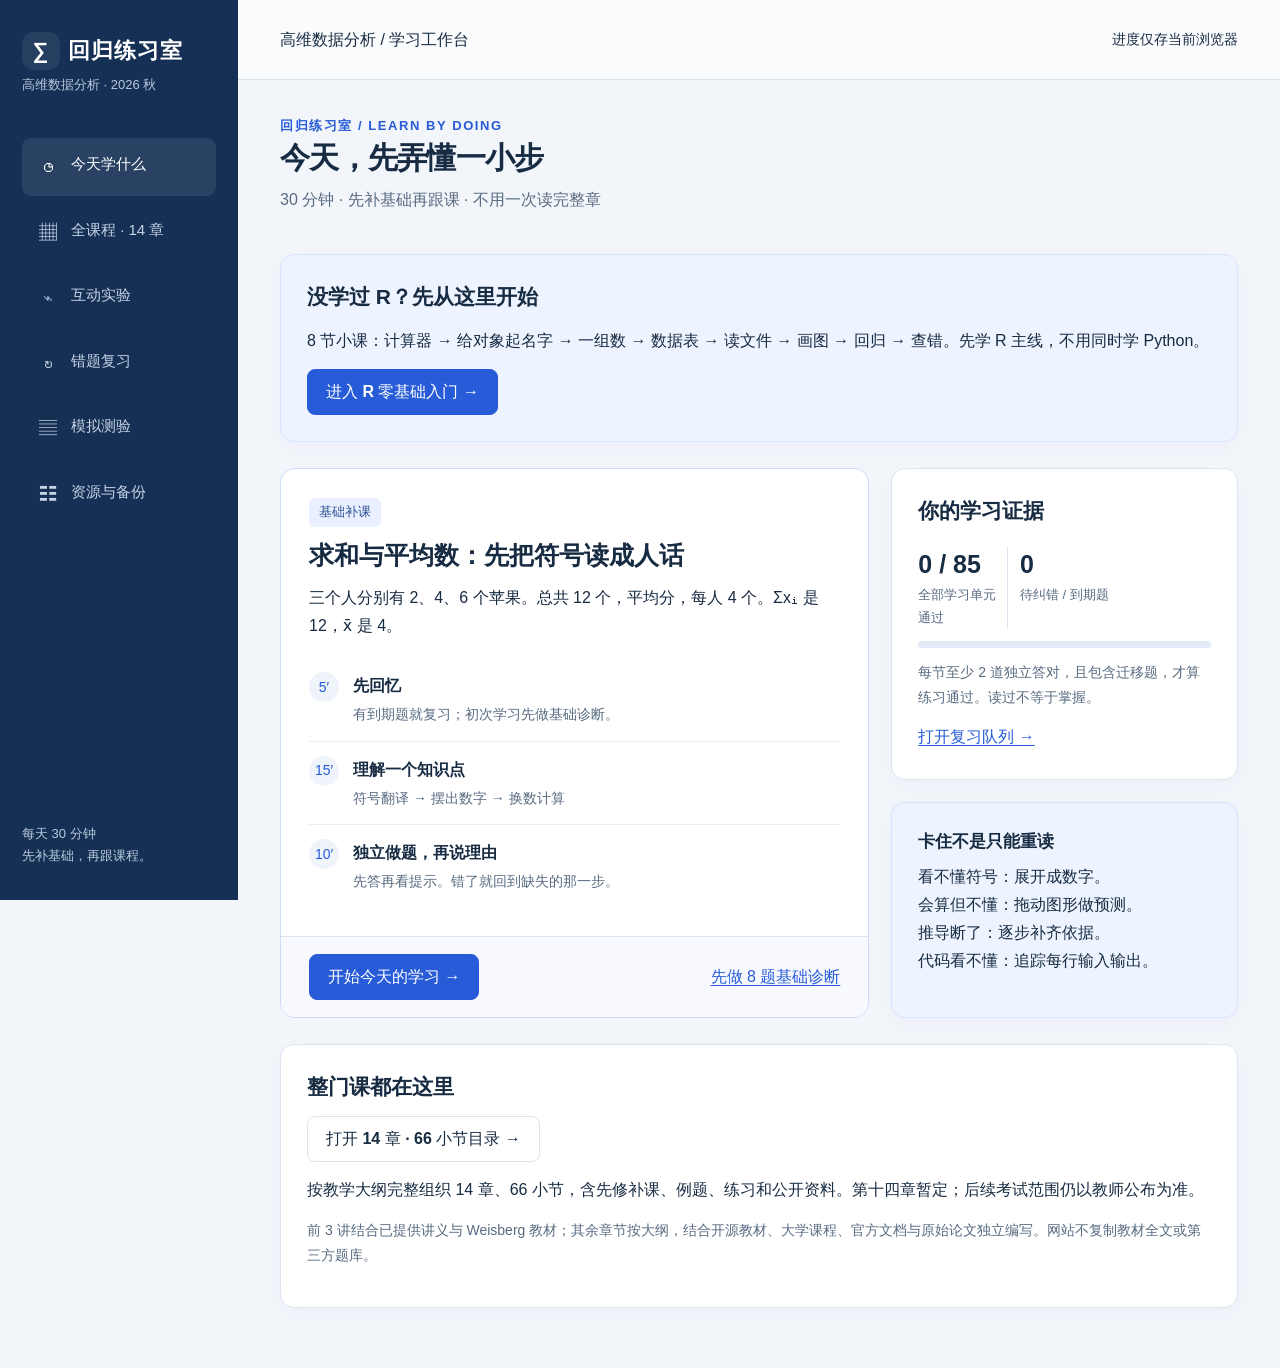
<file: high-dimensional/index.html>
<!doctype html>
<html lang="zh-CN"><head><meta charset="UTF-8"><meta name="viewport" content="width=device-width,initial-scale=1"><meta name="theme-color" content="#153054"><meta name="description" content="从基础诊断到交互实验、分步练习与模拟测验的高维数据分析学习工作台。"><title>回归练习室 · 高维数据分析</title><link rel="icon" type="image/svg+xml" href="data:image/svg+xml,%3Csvg xmlns='http://www.w3.org/2000/svg' viewBox='0 0 32 32'%3E%3Crect width='32' height='32' rx='8' fill='%23153054'/%3E%3Cpath d='M7 7v18h19M9 22L25 9' fill='none' stroke='%23a4c6ff' stroke-width='2'/%3E%3Ccircle cx='15' cy='17' r='3' fill='white'/%3E%3C/svg%3E"><link rel="stylesheet" href="styles.css"><script defer src="data.js"></script><script defer src="app.js"></script></head>
<body><a href="#main" class="skip-link">跳到学习内容</a><div id="app"></div><div id="toast" role="status" aria-live="polite"></div><noscript>此工作台需要启用 JavaScript 才能进行练习。所有核心学习内容与计算均在本机运行。</noscript></body></html>
</file>
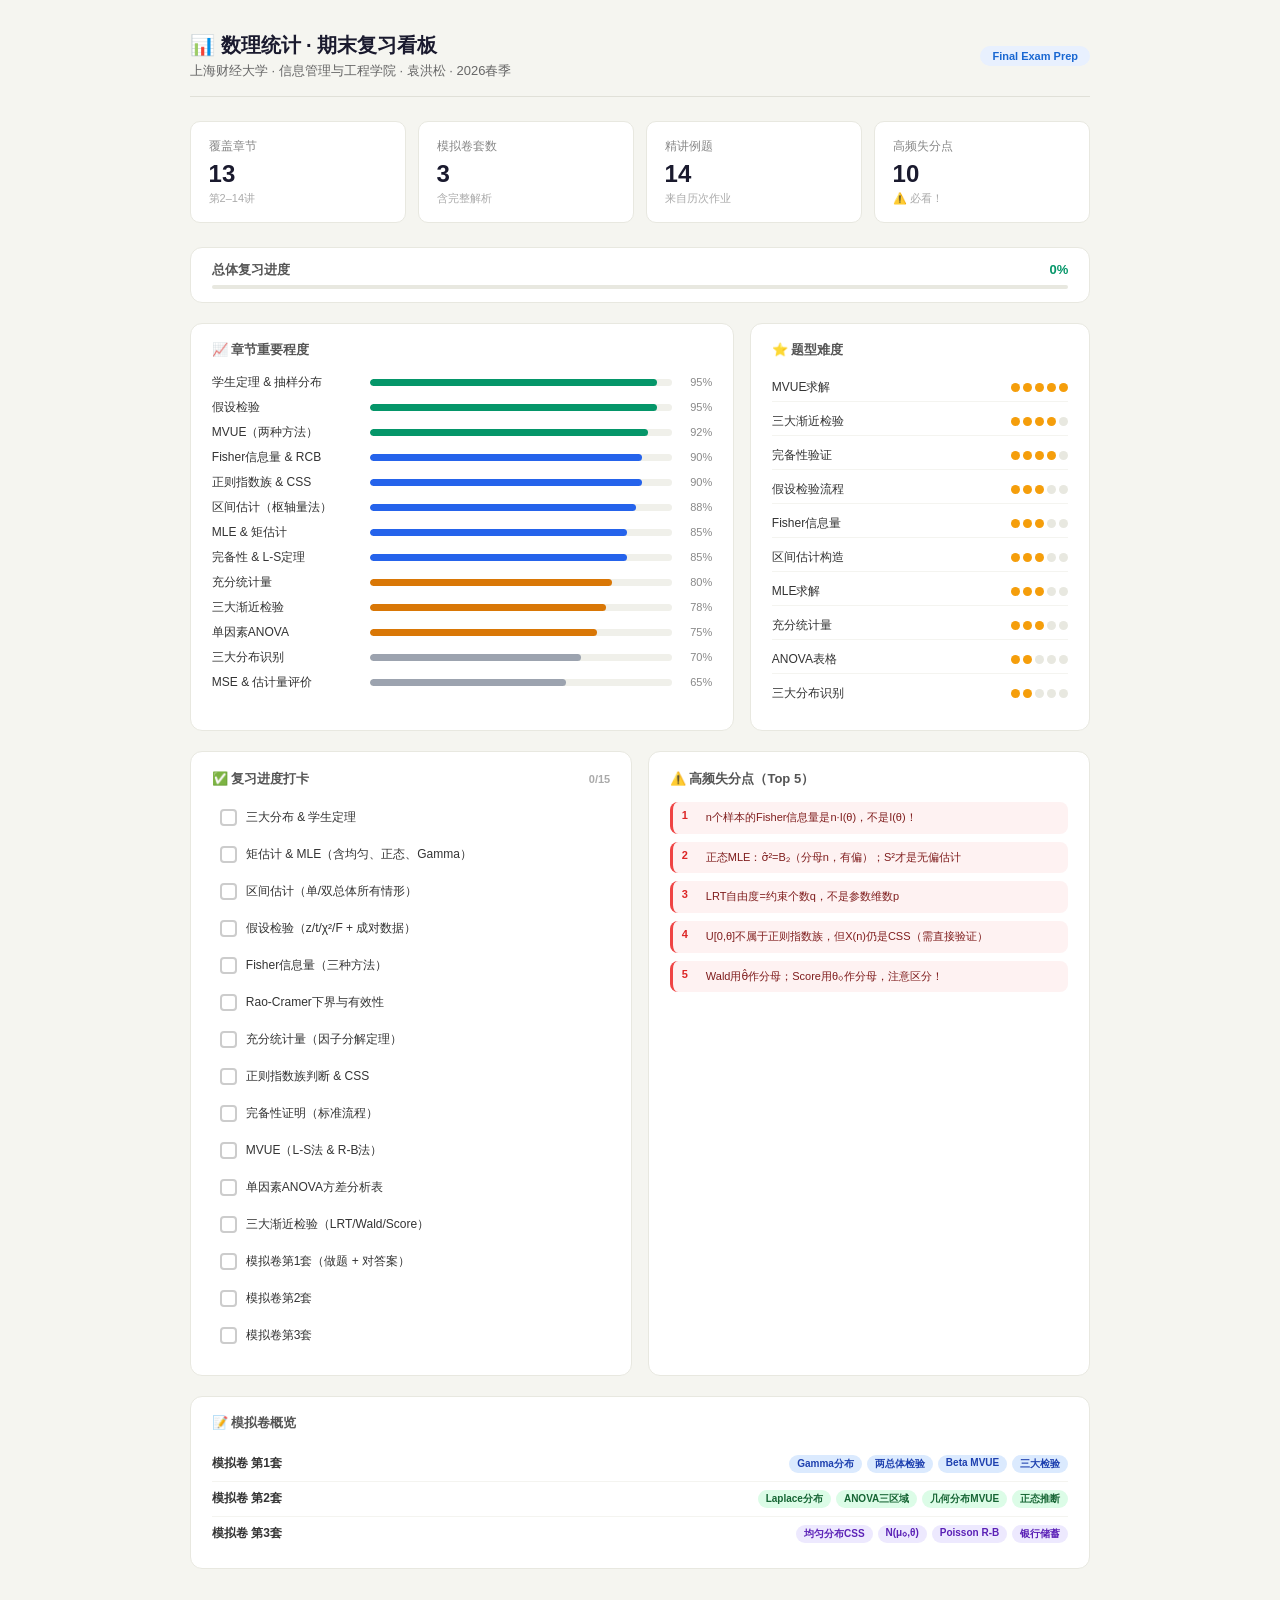
<file: dashboard.html>
<!DOCTYPE html>
<html lang="zh-CN">
<head>
<meta charset="UTF-8">
<meta name="viewport" content="width=device-width, initial-scale=1.0">
<title>数理统计期末复习看板 · SUFE 2026</title>
<style>
*{box-sizing:border-box;margin:0;padding:0}
body{font-family:-apple-system,BlinkMacSystemFont,'Segoe UI','PingFang SC','Hiragino Sans GB',sans-serif;background:#f5f5f0;color:#1a1a1a;min-height:100vh;padding:2rem}
.container{max-width:900px;margin:0 auto}
.top-bar{display:flex;align-items:center;justify-content:space-between;margin-bottom:1.5rem;padding-bottom:1rem;border-bottom:1px solid #e0e0d8}
.course-title{font-size:20px;font-weight:600;color:#1a1a2e}
.course-sub{font-size:13px;color:#666;margin-top:3px}
.badge{font-size:11px;padding:4px 12px;border-radius:99px;background:#e8f0fe;color:#1967d2;font-weight:600}
.grid-4{display:grid;grid-template-columns:repeat(4,1fr);gap:12px;margin-bottom:1.5rem}
.metric{background:#fff;border-radius:10px;padding:1rem 1.1rem;border:1px solid #e8e8e0}
.metric-label{font-size:12px;color:#888;margin-bottom:5px}
.metric-val{font-size:24px;font-weight:600;color:#1a1a2e}
.metric-sub{font-size:11px;color:#aaa;margin-top:3px}
.section-grid{display:grid;grid-template-columns:1.6fr 1fr;gap:1rem;margin-bottom:1.25rem}
.card{background:#fff;border:1px solid #e8e8e0;border-radius:12px;padding:1.1rem 1.3rem}
.card-title{font-size:13px;font-weight:600;color:#555;margin-bottom:.9rem;display:flex;align-items:center;gap:6px}
.chapter-row{display:flex;align-items:center;gap:10px;margin-bottom:8px}
.chapter-name{font-size:12px;color:#333;width:148px;flex-shrink:0;white-space:nowrap;overflow:hidden;text-overflow:ellipsis}
.bar-track{flex:1;height:7px;background:#f0f0ea;border-radius:4px;overflow:hidden}
.bar-fill{height:100%;border-radius:4px}
.chapter-pct{font-size:11px;color:#888;width:30px;text-align:right;flex-shrink:0}
.star-row{display:flex;align-items:center;justify-content:space-between;margin-bottom:6px;padding:5px 0;border-bottom:1px solid #f4f4f0}
.star-row:last-child{border-bottom:none}
.star-name{font-size:12px;color:#333}
.stars{display:flex;gap:3px}
.star-dot{width:9px;height:9px;border-radius:50%;background:#e8e8e0}
.star-dot.on{background:#f59e0b}
.bottom-grid{display:grid;grid-template-columns:1fr 1fr;gap:1rem;margin-bottom:1.25rem}
.checklist-item{display:flex;align-items:flex-start;gap:9px;margin-bottom:7px;cursor:pointer;padding:6px 8px;border-radius:8px;transition:background .15s}
.checklist-item:hover{background:#f9f9f5}
.check-box{width:17px;height:17px;border-radius:4px;border:2px solid #ccc;flex-shrink:0;margin-top:1px;display:flex;align-items:center;justify-content:center;transition:all .2s}
.check-box.done{background:#059669;border-color:#059669}
.check-text{font-size:12px;color:#333;line-height:1.5}
.check-text.done{color:#aaa;text-decoration:line-through}
.tip-item{display:flex;gap:9px;margin-bottom:8px;padding:7px 9px;border-radius:8px;border-left:3px solid #ef4444;background:#fef2f2}
.tip-num{font-size:11px;font-weight:700;color:#dc2626;flex-shrink:0;width:15px}
.tip-text{font-size:11px;color:#7f1d1d;line-height:1.6}
.exam-row{display:flex;align-items:center;justify-content:space-between;padding:8px 0;border-bottom:1px solid #f4f4f0}
.exam-row:last-child{border-bottom:none}
.exam-name{font-size:12px;color:#333;font-weight:600}
.exam-tags{display:flex;gap:5px;flex-wrap:wrap}
.tag{font-size:10px;padding:2px 8px;border-radius:99px;font-weight:600}
.tag-blue{background:#dbeafe;color:#1e40af}
.tag-green{background:#dcfce7;color:#166534}
.tag-amber{background:#fef3c7;color:#92400e}
.tag-purple{background:#ede9fe;color:#5b21b6}
.check-count{font-size:11px;color:#aaa;margin-left:auto}
.progress-bar-wrap{margin-top:4px;height:4px;background:#e8e8e0;border-radius:2px;overflow:hidden}
.progress-bar-fill{height:100%;background:linear-gradient(90deg,#059669,#10b981);border-radius:2px;transition:width .4s}
@media(max-width:640px){.grid-4{grid-template-columns:repeat(2,1fr)}.section-grid,.bottom-grid{grid-template-columns:1fr}}
</style>
</head>
<body>
<div class="container">
  <div class="top-bar">
    <div>
      <div class="course-title">📊 数理统计 · 期末复习看板</div>
      <div class="course-sub">上海财经大学 · 信息管理与工程学院 · 袁洪松 · 2026春季</div>
    </div>
    <span class="badge">Final Exam Prep</span>
  </div>

  <div class="grid-4">
    <div class="metric"><div class="metric-label">覆盖章节</div><div class="metric-val">13</div><div class="metric-sub">第2–14讲</div></div>
    <div class="metric"><div class="metric-label">模拟卷套数</div><div class="metric-val">3</div><div class="metric-sub">含完整解析</div></div>
    <div class="metric"><div class="metric-label">精讲例题</div><div class="metric-val">14</div><div class="metric-sub">来自历次作业</div></div>
    <div class="metric"><div class="metric-label">高频失分点</div><div class="metric-val">10</div><div class="metric-sub">⚠️ 必看！</div></div>
  </div>

  <div style="background:#fff;border:1px solid #e8e8e0;border-radius:12px;padding:.8rem 1.3rem;margin-bottom:1.25rem">
    <div style="display:flex;justify-content:space-between;align-items:center;margin-bottom:6px">
      <span style="font-size:13px;font-weight:600;color:#555">总体复习进度</span>
      <span id="overall-pct" style="font-size:13px;font-weight:600;color:#059669">0%</span>
    </div>
    <div class="progress-bar-wrap"><div class="progress-bar-fill" id="overall-bar" style="width:0%"></div></div>
  </div>

  <div class="section-grid">
    <div class="card">
      <div class="card-title">📈 章节重要程度</div>
      <div id="chapters"></div>
    </div>
    <div class="card">
      <div class="card-title">⭐ 题型难度</div>
      <div id="topics"></div>
    </div>
  </div>

  <div class="bottom-grid">
    <div class="card">
      <div class="card-title">✅ 复习进度打卡 <span class="check-count" id="check-count">0/15</span></div>
      <div id="checklist"></div>
    </div>
    <div class="card">
      <div class="card-title">⚠️ 高频失分点（Top 5）</div>
      <div id="tips"></div>
    </div>
  </div>

  <div class="card">
    <div class="card-title">📝 模拟卷概览</div>
    <div id="exams"></div>
  </div>
</div>

<script>
const chapters=[
  {name:"学生定理 & 抽样分布",pct:95,color:"#059669"},
  {name:"假设检验",pct:95,color:"#059669"},
  {name:"MVUE（两种方法）",pct:92,color:"#059669"},
  {name:"Fisher信息量 & RCB",pct:90,color:"#2563eb"},
  {name:"正则指数族 & CSS",pct:90,color:"#2563eb"},
  {name:"区间估计（枢轴量法）",pct:88,color:"#2563eb"},
  {name:"MLE & 矩估计",pct:85,color:"#2563eb"},
  {name:"完备性 & L-S定理",pct:85,color:"#2563eb"},
  {name:"充分统计量",pct:80,color:"#d97706"},
  {name:"三大渐近检验",pct:78,color:"#d97706"},
  {name:"单因素ANOVA",pct:75,color:"#d97706"},
  {name:"三大分布识别",pct:70,color:"#9ca3af"},
  {name:"MSE & 估计量评价",pct:65,color:"#9ca3af"},
];
const chapDiv=document.getElementById('chapters');
chapters.forEach(c=>{
  chapDiv.innerHTML+=`<div class="chapter-row">
    <span class="chapter-name" title="${c.name}">${c.name}</span>
    <div class="bar-track"><div class="bar-fill" style="width:${c.pct}%;background:${c.color}"></div></div>
    <span class="chapter-pct">${c.pct}%</span>
  </div>`;
});

const topics=[
  {name:"MVUE求解",stars:5},{name:"三大渐近检验",stars:4},{name:"完备性验证",stars:4},
  {name:"假设检验流程",stars:3},{name:"Fisher信息量",stars:3},{name:"区间估计构造",stars:3},
  {name:"MLE求解",stars:3},{name:"充分统计量",stars:3},{name:"ANOVA表格",stars:2},{name:"三大分布识别",stars:2},
];
const topDiv=document.getElementById('topics');
topics.forEach(t=>{
  const s=Array.from({length:5},(_,i)=>`<div class="star-dot${i<t.stars?' on':''}"></div>`).join('');
  topDiv.innerHTML+=`<div class="star-row"><span class="star-name">${t.name}</span><div class="stars">${s}</div></div>`;
});

const checks=[
  "三大分布 & 学生定理","矩估计 & MLE（含均匀、正态、Gamma）",
  "区间估计（单/双总体所有情形）","假设检验（z/t/χ²/F + 成对数据）",
  "Fisher信息量（三种方法）","Rao-Cramer下界与有效性",
  "充分统计量（因子分解定理）","正则指数族判断 & CSS",
  "完备性证明（标准流程）","MVUE（L-S法 & R-B法）",
  "单因素ANOVA方差分析表","三大渐近检验（LRT/Wald/Score）",
  "模拟卷第1套（做题 + 对答案）","模拟卷第2套","模拟卷第3套",
];
let done=JSON.parse(localStorage.getItem('stats_checks')||'[]');
function renderChecks(){
  const cl=document.getElementById('checklist');
  cl.innerHTML='';
  checks.forEach((c,i)=>{
    const d=done.includes(i);
    cl.innerHTML+=`<div class="checklist-item" onclick="toggle(${i})">
      <div class="check-box${d?' done':''}">
        ${d?'<svg width="10" height="8" viewBox="0 0 10 8" fill="none"><path d="M1 4l3 3 5-6" stroke="white" stroke-width="1.8" stroke-linecap="round" stroke-linejoin="round"/></svg>':''}
      </div>
      <span class="check-text${d?' done':''}">${c}</span>
    </div>`;
  });
  document.getElementById('check-count').textContent=`${done.length}/${checks.length}`;
  const pct=Math.round(done.length/checks.length*100);
  document.getElementById('overall-pct').textContent=pct+'%';
  document.getElementById('overall-bar').style.width=pct+'%';
}
function toggle(i){
  const idx=done.indexOf(i);
  if(idx===-1) done.push(i); else done.splice(idx,1);
  localStorage.setItem('stats_checks',JSON.stringify(done));
  renderChecks();
}
renderChecks();

const tips=[
  "n个样本的Fisher信息量是n·I(θ)，不是I(θ)！",
  "正态MLE：σ̂²=B₂（分母n，有偏）；S²才是无偏估计",
  "LRT自由度=约束个数q，不是参数维数p",
  "U[0,θ]不属于正则指数族，但X(n)仍是CSS（需直接验证）",
  "Wald用θ̂作分母；Score用θ₀作分母，注意区分！",
];
const tipDiv=document.getElementById('tips');
tips.forEach((t,i)=>{
  tipDiv.innerHTML+=`<div class="tip-item"><span class="tip-num">${i+1}</span><span class="tip-text">${t}</span></div>`;
});

const exams=[
  {name:"模拟卷 第1套",tags:["Gamma分布","两总体检验","Beta MVUE","三大检验"],cls:"tag-blue"},
  {name:"模拟卷 第2套",tags:["Laplace分布","ANOVA三区域","几何分布MVUE","正态推断"],cls:"tag-green"},
  {name:"模拟卷 第3套",tags:["均匀分布CSS","N(μ₀,θ)","Poisson R-B","银行储蓄"],cls:"tag-purple"},
];
const exDiv=document.getElementById('exams');
exams.forEach(e=>{
  const tags=e.tags.map(t=>`<span class="tag ${e.cls}">${t}</span>`).join('');
  exDiv.innerHTML+=`<div class="exam-row"><span class="exam-name">${e.name}</span><div class="exam-tags">${tags}</div></div>`;
});
</script>
</body>
</html>
</file>
<file: high-dimensional/styles.css>
:root{--navy:#153054;--blue:#275bd7;--blue-soft:#eaf0ff;--ink:#172b42;--muted:#586b81;--bg:#f2f5fa;--line:#dce4ef;--white:#fff;--green:#187d63;--red:#ae3745;--amber:#8a5a14;--shadow:0 6px 24px #1a365d07}*{box-sizing:border-box}body{margin:0;background:var(--bg);color:var(--ink);font:16px/1.75 -apple-system,BlinkMacSystemFont,"Segoe UI","Microsoft YaHei",sans-serif}button,input,select,textarea{font:inherit}button,a,input,select,textarea{-webkit-tap-highlight-color:transparent}button,a{touch-action:manipulation}button{cursor:pointer}a{color:var(--blue);text-underline-offset:3px}button:focus-visible,a:focus-visible,input:focus-visible,select:focus-visible,textarea:focus-visible{outline:3px solid #e69e2c;outline-offset:3px}button:disabled{opacity:.5;cursor:default}.skip-link{position:fixed;top:-100px;left:20px;z-index:100;background:white;padding:12px}.skip-link:focus{top:10px}.shell{display:grid;grid-template-columns:238px minmax(0,1fr);min-height:100vh}.sidebar{background:var(--navy);color:white;padding:32px 22px;position:sticky;top:0;height:100vh;display:flex;flex-direction:column}.brand{font-size:22px;font-weight:700;letter-spacing:.04em}.brand-small{font-size:13px;color:#b8c9df;margin-top:3px}.brand-icon{width:38px;height:38px;display:inline-grid;place-items:center;background:#ffffff13;border-radius:12px;margin-right:8px}.sidebar nav{display:grid;gap:8px;margin-top:42px}.nav-link{border:0;background:transparent;text-align:left;color:#c5d3e7;padding:13px 15px;border-radius:9px;display:flex;gap:12px;font-size:15px;text-decoration:none}.nav-link:hover{background:#ffffff0c;color:white}.nav-link.active{background:#ffffff16;color:white}.nav-symbol{width:22px;text-align:center;font-size:18px}.sidebar-foot{margin-top:auto;font-size:13px;color:#b9cadf;padding-top:30px}.sidebar-foot a{color:#d8e6fc}.main-wrap{min-width:0}.topbar{height:80px;border-bottom:1px solid var(--line);padding:0 42px;display:flex;align-items:center;justify-content:space-between;background:#ffffff9c;gap:12px}.eyebrow{color:var(--blue);font-size:13px;letter-spacing:.12em;font-weight:650}.top-title{font-size:15px}.storage-chip{font-size:13px;color:var(--muted);display:flex;gap:8px;align-items:center}.content{padding:35px 42px 60px;max-width:1320px;margin:auto}.page-heading{display:flex;justify-content:space-between;align-items:end;gap:18px;margin-bottom:25px}h1,h2,h3,h4,p{margin-top:0}h1{font-size:30px;letter-spacing:-.025em;line-height:1.35;margin-bottom:8px}h2{font-size:21px;line-height:1.5;margin-bottom:14px}h3{font-size:17px;line-height:1.5;margin-bottom:9px}p{margin-bottom:14px}.muted{color:var(--muted)}.small{font-size:14px}.tiny{font-size:13px}.grid{display:grid;gap:22px}.grid-main{grid-template-columns:minmax(0,1.7fr) minmax(260px,1fr)}.grid-2{grid-template-columns:repeat(2,minmax(0,1fr))}.grid-3{grid-template-columns:repeat(3,minmax(0,1fr))}.card{background:var(--white);border:1px solid var(--line);border-radius:14px;padding:26px;box-shadow:var(--shadow);min-width:0}.card.soft{background:#edf3ff;border-color:#d7e3ff}.card.flat{box-shadow:none}.card.tight{padding:20px}.lesson-hero{background:var(--white);border:1px solid #cddafa;border-radius:15px;overflow:hidden}.hero-inner{padding:28px}.hero-bottom{display:flex;align-items:center;justify-content:space-between;gap:12px;background:#f7f9fe;border-top:1px solid var(--line);padding:17px 28px}.lesson-title{font-size:25px;line-height:1.5;margin:10px 0}.tag{display:inline-block;font-size:13px;padding:3px 10px;border-radius:6px;background:var(--blue-soft);color:#2c5192;margin-right:7px}.tag.green{background:#e5f4ee;color:#15634d}.tag.amber{background:#fff1d9;color:var(--amber)}.tag.gray{background:#edf1f5;color:#56657b}.btn{display:inline-flex;justify-content:center;align-items:center;gap:8px;min-height:44px;padding:10px 18px;background:var(--blue);color:white;border:1px solid var(--blue);border-radius:8px;text-decoration:none;font-weight:550;line-height:1.5}.btn:hover{background:#1d49b6}.btn.secondary{color:var(--ink);border-color:var(--line);background:white}.btn.secondary:hover{background:#f1f5fb}.btn.ghost{color:var(--blue);border-color:transparent;background:transparent;padding-left:0}.btn.small-btn{font-size:14px;padding:8px 12px;min-height:40px}.btn.danger{background:white;border-color:#dfb5bc;color:var(--red)}.actions{display:flex;gap:10px;flex-wrap:wrap;align-items:center}.section-space{margin-top:26px}.step-list{list-style:none;padding:0;margin:18px 0 0;display:grid;gap:0}.step-list li{display:flex;gap:14px;padding:14px 0;border-bottom:1px solid #e8eef5}.step-list li:last-child{border:0}.step-no{background:#eff3fa;border-radius:50%;min-width:30px;height:30px;display:grid;place-items:center;color:var(--blue);font-size:14px}.step-list p{margin:2px 0 0;font-size:14px;color:var(--muted)}.stat-row{display:grid;grid-template-columns:repeat(3,1fr);gap:12px;margin-top:20px}.stat{border-right:1px solid var(--line)}.stat:last-child{border:0}.stat strong{font-size:25px;display:block;line-height:1.5}.stat span{font-size:13px;color:var(--muted)}.progress-track{height:7px;background:#e5ebf4;border-radius:8px;overflow:hidden;margin:12px 0}.progress-fill{height:100%;background:var(--blue);transition:width .3s}.outline-row{display:flex;justify-content:space-between;padding:12px 0;border-bottom:1px solid var(--line);gap:10px;font-size:14px}.outline-row:last-child{border:0}.empty{padding:26px 10px;color:var(--muted);text-align:center}.tabs{display:flex;gap:6px;border-bottom:1px solid var(--line);margin-bottom:25px;overflow:auto}.tab{white-space:nowrap;padding:13px 15px;border:0;background:transparent;color:var(--muted);border-bottom:3px solid transparent}.tab.active{color:var(--blue);border-bottom-color:var(--blue);font-weight:650}.lesson-layout{display:grid;grid-template-columns:minmax(0,1fr) 250px;gap:22px}.lesson-body{font-size:17px;line-height:1.95}.lesson-body p{margin-bottom:18px}.lesson-body .card{margin-bottom:18px}.lesson-body ol,.lesson-body ul{padding-left:25px}.math{font-family:"Cambria Math","Times New Roman",serif;display:block;font-size:22px;line-height:1.8;padding:15px 19px;margin:16px 0;background:#f3f6fc;border-left:3px solid #90abe5;overflow-wrap:anywhere}.formula-parts{display:flex;flex-wrap:wrap;gap:7px;margin:12px 0}.term{border:1px solid #ccdaf0;background:white;color:#284d85;border-radius:6px;padding:5px 11px;font-size:15px}.definition{padding:12px 16px;background:#f1f6fd;border-radius:8px;font-size:15px;min-height:50px}.notice{border-left:3px solid #84a3df;padding:10px 16px;background:#f0f5ff;color:#355173;font-size:14px;margin:18px 0}.notice.warn{border-color:#d0a04b;background:#fff8e8;color:#6f561f}.notice.error{border-color:#c96576;background:#fff0f2;color:#8c3040}.question{border:1px solid var(--line);padding:22px;border-radius:12px;background:white;margin-bottom:18px}.question legend{font-size:17px;font-weight:600;padding:0 5px}.options{display:grid;gap:9px;margin:15px 0}.option{display:flex;gap:11px;align-items:start;border:1px solid var(--line);padding:12px 14px;border-radius:8px;cursor:pointer}.option:has(input:checked){border-color:var(--blue);background:var(--blue-soft)}.option input{margin-top:7px;accent-color:var(--blue);width:17px;height:17px;flex-shrink:0}.feedback{margin-top:16px;padding:15px 17px;border-radius:8px;background:#edf7f2;border:1px solid #bedccd}.feedback.wrong{background:#fff4ef;border-color:#e8c3b4}.feedback p:last-child{margin-bottom:0}.field{display:grid;gap:6px;margin:15px 0}.field input,.field select,.field textarea,input[type=number],input[type=text],textarea,select{padding:10px 12px;border:1px solid #cbd6e5;border-radius:7px;background:white;max-width:100%;color:var(--ink)}textarea{width:100%;min-height:105px;resize:vertical;line-height:1.7}.field input{width:100%}.hint{font-size:14px;background:#f7f9fc;padding:11px 14px;border-radius:8px}details{margin:14px 0}summary{cursor:pointer;color:var(--blue);font-size:15px;padding:7px 0}pre{white-space:pre-wrap;overflow-wrap:anywhere;background:#12243f;color:#e1e9f8;padding:20px;border-radius:10px;font-size:14px;line-height:1.9;tab-size:2}code{font-family:Consolas,monospace}.route-group{margin-bottom:30px}.route-list{display:grid;gap:10px}.route-item{display:grid;grid-template-columns:36px minmax(0,1fr) auto;gap:14px;align-items:center;background:white;padding:18px 21px;border:1px solid var(--line);border-radius:10px}.route-item h3{margin-bottom:3px}.route-item p{margin:0;font-size:14px;color:var(--muted)}.route-item .index{font-size:14px;color:var(--blue);font-weight:600}.pill-row{display:flex;gap:7px;flex-wrap:wrap;margin-bottom:18px}.pill{padding:8px 13px;border-radius:25px;border:1px solid var(--line);background:white;font-size:14px;color:var(--ink)}.pill.active{background:var(--navy);border-color:var(--navy);color:white}.lab-canvas{width:100%;height:auto;display:block;background:#fff;border:1px solid var(--line);border-radius:10px;touch-action:pan-y}.range-field{margin:18px 0}.range-field label{display:flex;justify-content:space-between;font-size:15px;margin-bottom:7px}.range-field input{width:100%;accent-color:var(--blue)}.metric{padding:12px 16px;background:#f3f6fc;border-radius:9px}.metric b{display:block;font-size:24px}.metric span{font-size:14px;color:var(--muted)}.lab-controls{padding:20px;background:#f7f9fd;border-radius:12px}.timer{font-variant-numeric:tabular-nums;color:var(--blue);font-size:22px;font-weight:650}.exam-header{position:sticky;top:0;z-index:4;background:#f2f5faf5;padding:13px 0;border-bottom:1px solid var(--line);display:flex;justify-content:space-between;gap:12px;align-items:center;margin-bottom:20px}.exam-inputs{display:grid;grid-template-columns:repeat(2,minmax(0,1fr));gap:10px}.rubric{display:grid;gap:10px}.rubric label{display:flex;gap:10px;align-items:start}.rubric input{margin-top:7px}.resource{display:flex;flex-direction:column}.resource .actions{margin-top:auto}.source-line{font-size:13px;color:#63768c;margin:12px 0}.mobile-menu{display:none}.sticky-aside{position:sticky;top:22px;align-self:start}.checklist{display:grid;gap:10px;margin:14px 0}.checklist label{display:flex;gap:10px;align-items:start;font-size:15px}.checklist input{margin-top:7px}.score-ring{width:102px;height:102px;border-radius:50%;display:grid;place-items:center;background:conic-gradient(var(--blue) calc(var(--value)*1%),#e8edf6 0);position:relative;margin:0 auto 18px}.score-ring:before{content:"";position:absolute;inset:9px;border-radius:50%;background:white}.score-ring strong{position:relative;font-size:24px}.center{text-align:center}.inline-list{padding-left:20px}.divider{border:0;border-top:1px solid var(--line);margin:22px 0}.roadmap-future{border-left:2px solid #ccd8eb;padding-left:22px;margin-left:9px}.roadmap-future h3{margin-top:20px}.screen-reader-only{position:absolute;width:1px;height:1px;overflow:hidden;clip:rect(0,0,0,0)}#toast{position:fixed;bottom:25px;left:50%;transform:translateX(-50%);background:#122e50;color:white;border-radius:10px;padding:12px 20px;z-index:30;max-width:90%;box-shadow:0 5px 25px #0003;display:none}.button-row{display:flex;gap:8px;flex-wrap:wrap}.lab-note{margin-top:12px;font-size:14px;color:var(--muted)}.terms-table{width:100%;border-collapse:collapse;font-size:14px}.terms-table td,.terms-table th{text-align:left;border-bottom:1px solid var(--line);padding:10px}.quick-back{margin-bottom:15px;display:inline-block}.completion{padding:17px;background:#e9f6ef;border-radius:10px}.bar-row{display:grid;grid-template-columns:96px 1fr 45px;align-items:center;gap:12px;margin:10px 0;font-size:14px}.bar-row .progress-track{margin:0}.review-answer{white-space:pre-wrap}.attempt-note{color:var(--muted);font-size:14px}.trace-line{display:flex;gap:13px;padding:12px 16px;border:1px solid var(--line);border-radius:8px;margin-top:9px;background:white}.trace-no{color:var(--blue);min-width:20px}.trace-line code{font-size:14px}.trace-explain{font-size:15px;color:var(--muted);margin-top:7px}.checkmark{color:var(--green)}
@media(max-width:1100px){.sidebar{padding:28px 15px}.shell{grid-template-columns:205px minmax(0,1fr)}.content{padding:30px 25px 60px}.topbar{padding:0 25px}.grid-main{grid-template-columns:1fr}.grid-3{grid-template-columns:repeat(2,minmax(0,1fr))}.lesson-layout{grid-template-columns:minmax(0,1fr)}.sticky-aside{position:static}.brand{font-size:19px}}
@media(max-width:700px){body{font-size:16px}.shell{display:block}.sidebar{display:none}.topbar{height:63px;padding:0 18px}.top-title{font-size:14px}.storage-chip{font-size:12px}.content{padding:25px 17px 100px}.page-heading{display:block;margin-bottom:20px}h1{font-size:26px}.page-heading .actions{margin-top:15px}.card{padding:20px}.grid,.grid-2,.grid-3{grid-template-columns:1fr;gap:16px}.hero-inner{padding:22px}.hero-bottom{padding:16px 21px;flex-wrap:wrap}.lesson-title{font-size:23px}.lesson-body{font-size:17px}.math{font-size:21px;padding:13px 14px}.route-item{grid-template-columns:28px minmax(0,1fr);padding:17px 16px}.route-item .btn{grid-column:2;justify-self:start;margin-top:5px}.mobile-menu{display:flex;justify-content:space-around;position:fixed;bottom:0;left:0;right:0;background:#fffefc;border-top:1px solid var(--line);z-index:10;padding:7px 3px calc(7px + env(safe-area-inset-bottom))}.mobile-menu a{text-decoration:none;color:var(--muted);font-size:12px;display:grid;text-align:center;gap:1px;min-width:49px;padding:4px}.mobile-menu .nav-symbol{font-size:19px;width:auto}.mobile-menu a.active{color:var(--blue);font-weight:650}.tabs{gap:0}.tab{padding:12px;font-size:14px}.stat-row{gap:8px}.stat strong{font-size:23px}.exam-inputs{grid-template-columns:1fr}.exam-header{flex-wrap:wrap;padding:10px 0}.question{padding:18px}.question legend{font-size:16px}.lab-controls{padding:16px}#toast{bottom:85px}.btn{padding:10px 15px}.bar-row{grid-template-columns:78px 1fr 40px}.term{font-size:14px}.grid-main{grid-template-columns:1fr}}
@media(prefers-reduced-motion:reduce){*{scroll-behavior:auto!important;transition:none!important}}
@media print{.sidebar,.topbar,.mobile-menu,.actions,.tabs,#toast{display:none!important}.shell{display:block}.content{padding:0}.card{break-inside:avoid;border:1px solid #ccc;box-shadow:none}.sticky-aside{position:static}body{background:white}}
.brand{color:#fff;text-decoration:none}.route-item{grid-template-columns:minmax(0,1fr) auto;text-decoration:none;color:var(--ink)}.route-item p{margin-bottom:0}.route-item .tag{align-self:start;white-space:nowrap}.range-field{display:block;margin-bottom:18px}.range-field input{display:block;width:100%;min-height:40px}fieldset{min-width:0;border:0;padding:0}.question fieldset{margin:0}.lab-canvas,svg{max-width:100%;height:auto}.lesson-body,.math,pre{overflow-wrap:anywhere}pre{overflow-x:auto}.pill-row{display:flex;flex-wrap:wrap;gap:8px}.pill{padding:8px 12px;background:white;border:1px solid var(--line);border-radius:8px;text-decoration:none}.pill.active{background:var(--blue-soft)}.feedback:empty{display:none}.progress-track{height:7px;background:#e2eaf5;border-radius:9px;overflow:hidden}.progress-fill{height:100%;background:var(--blue)}.stat span{display:block;font-size:13px;color:var(--muted)}.stat strong{display:block}.bar-row progress{max-width:100%;width:100%}.field textarea,.field input{max-width:100%}#labresult svg{display:block;width:100%}.mobile-menu{display:none}@media(max-width:700px){.mobile-menu{display:flex}.topbar{font-size:13px}.topbar .small{font-size:11px}.route-item{grid-template-columns:minmax(0,1fr)}.route-item .tag{justify-self:start}.tabs{display:flex;flex-wrap:wrap}.card .question{padding:12px 0}.stat-row{display:flex}.stat{flex:1}.hero-bottom a{font-size:14px}}
.reading-task{padding:20px 0;border-bottom:1px solid var(--line)}.chapter-card h2{margin-top:12px}.chapter-card .btn{width:100%}.outline-row{gap:18px;align-items:center}.outline-row>div{min-width:0}.outline-row .btn{flex-shrink:0}.tabs{flex-wrap:wrap}.chapter-card p{line-height:1.7}#search-results:empty{display:none}#search-results{max-height:360px;overflow:auto}#course-search{width:100%}@media(max-width:700px){.outline-row{display:block}.outline-row .btn{margin-top:10px}.tab{padding:10px}.reading-task .actions{display:flex;gap:16px} .pill{font-size:14px}}
</file>
